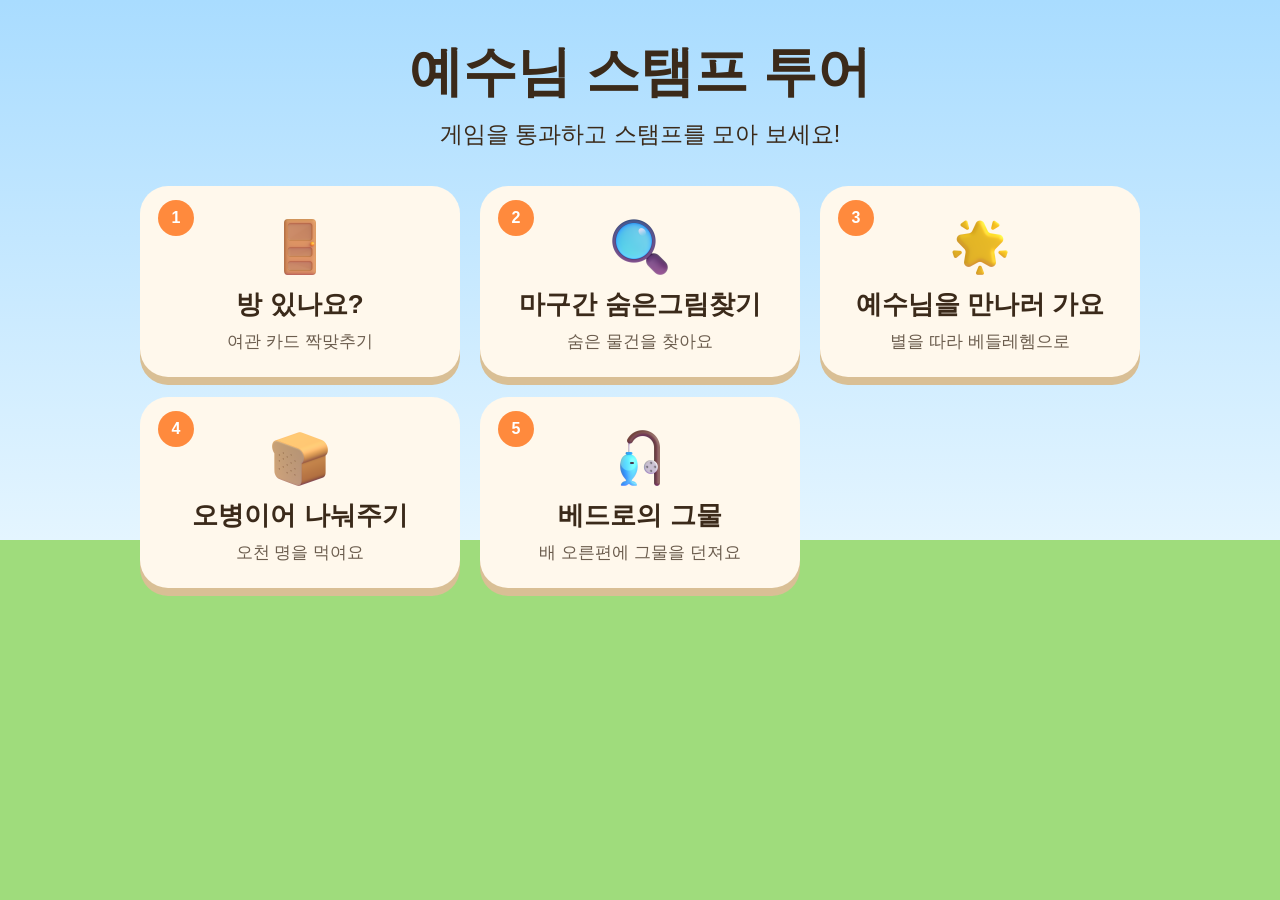
<file: index.html>
<!doctype html>
<html lang="ko">
<head>
  <meta charset="utf-8">
  <meta name="viewport" content="width=device-width, initial-scale=1, maximum-scale=1, user-scalable=no, viewport-fit=cover">
  <meta name="apple-mobile-web-app-capable" content="yes">
  <meta name="mobile-web-app-capable" content="yes">
  <title>예수님 스탬프 투어</title>
  <link rel="stylesheet" href="shared/common.css">
  <style>
    body {
      min-height: 100%;
      padding: calc(4vh + env(safe-area-inset-top)) 16px 4vh;
      background: linear-gradient(var(--sky-top), var(--sky-bottom) 60%, var(--grass) 60%);
      background-attachment: fixed;
      text-align: center;
    }

    h1 {
      font-size: clamp(32px, 6vh, 60px);
      font-weight: 900;
    }

    .subtitle {
      margin: 1vh 0 4vh;
      font-size: clamp(17px, 2.6vh, 26px);
    }

    .games {
      display: grid;
      grid-template-columns: repeat(auto-fit, minmax(260px, 1fr));
      gap: 20px;
      max-width: 1000px;
      margin: 0 auto;
    }

    .game {
      position: relative;
      display: flex;
      flex-direction: column;
      align-items: center;
      gap: 8px;
      padding: 24px 16px;
      border-radius: 28px;
      background: var(--cream);
      color: inherit;
      text-decoration: none;
      box-shadow: 0 8px 0 var(--sand-dark);
    }

    .game:active {
      transform: translateY(6px);
      box-shadow: 0 2px 0 var(--sand-dark);
    }

    .game .num {
      position: absolute;
      top: 14px;
      left: 18px;
      width: 36px;
      height: 36px;
      border-radius: 50%;
      background: var(--accent);
      color: #fff;
      font-weight: 900;
      line-height: 36px;
    }

    .game .icon {
      font-size: 64px;
      line-height: 1;
    }

    .game .name {
      font-size: 26px;
      font-weight: 900;
    }

    .game .desc {
      font-size: 17px;
      opacity: 0.75;
    }

    .game.soon {
      opacity: 0.55;
      pointer-events: none;
    }

    .game.soon .desc::after {
      content: ' · 준비 중';
      font-weight: 800;
    }
  </style>
</head>
<body>
  <h1>예수님 스탬프 투어</h1>
  <p class="subtitle">게임을 통과하고 스탬프를 모아 보세요!</p>

  <!-- 예수님의 생애 순서 -->
  <nav class="games">
    <a class="game" href="games/inn/index.html"><span class="num">1</span><span class="icon"><img class="sprite" src="assets/fluent/door.png" alt=""></span><span class="name">방 있나요?</span><span class="desc">여관 카드 짝맞추기</span></a>
    <a class="game" href="games/stable/index.html"><span class="num">2</span><span class="icon"><img class="sprite" src="assets/fluent/magnifier.png" alt=""></span><span class="name">마구간 숨은그림찾기</span><span class="desc">숨은 물건을 찾아요</span></a>
    <a class="game" href="games/star/index.html"><span class="num">3</span><span class="icon"><img class="sprite" src="assets/fluent/glowing-star.png" alt=""></span><span class="name">예수님을 만나러 가요</span><span class="desc">별을 따라 베들레헴으로</span></a>
    <a class="game" href="games/loaves/index.html"><span class="num">4</span><span class="icon"><img class="sprite" src="assets/fluent/bread.png" alt=""></span><span class="name">오병이어 나눠주기</span><span class="desc">오천 명을 먹여요</span></a>
    <a class="game" href="games/net/index.html"><span class="num">5</span><span class="icon"><img class="sprite" src="assets/fluent/fishing-pole.png" alt=""></span><span class="name">베드로의 그물</span><span class="desc">배 오른편에 그물을 던져요</span></a>
  </nav>
</body>
</html>
</file>
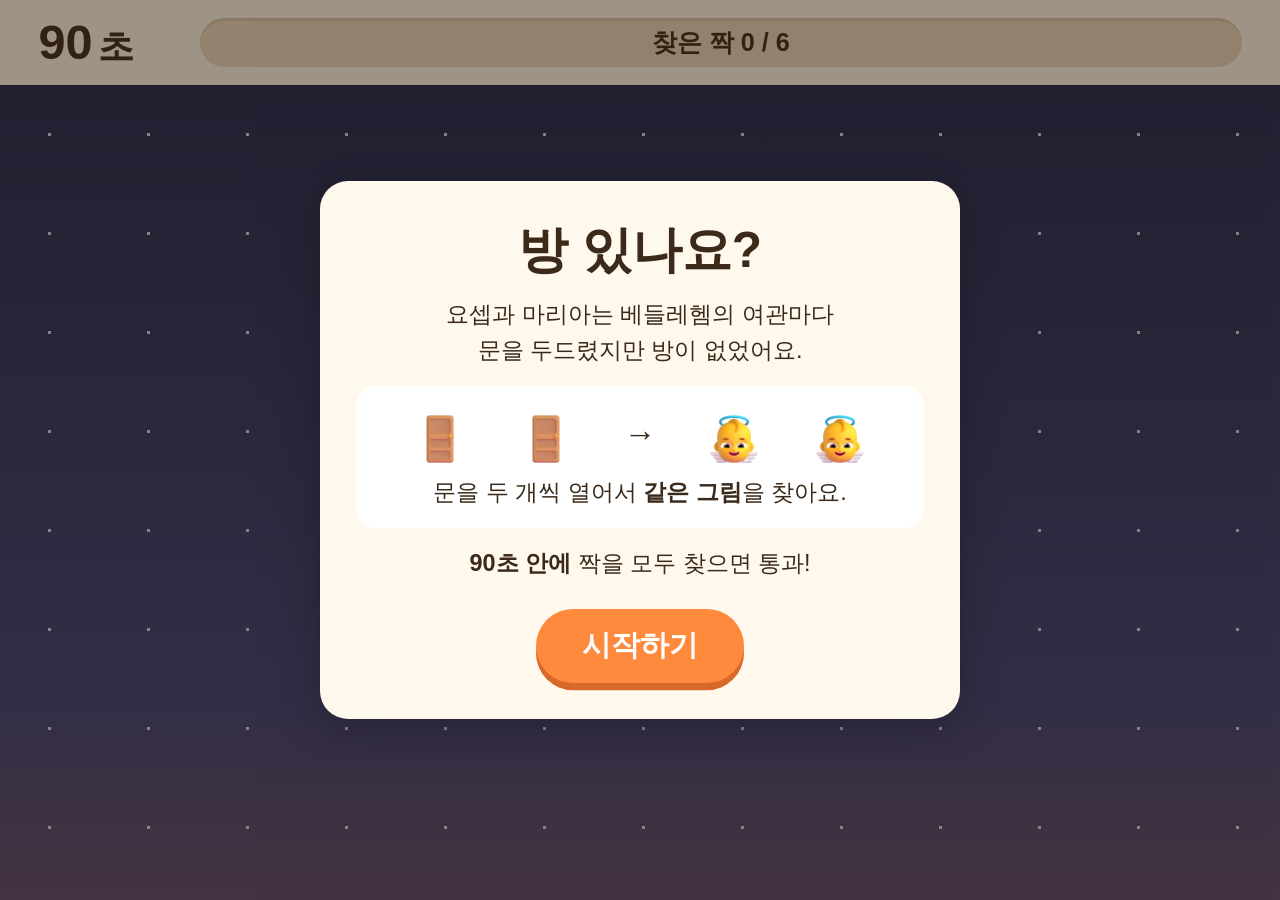
<file: games/inn/index.html>
<!doctype html>
<html lang="ko">
<head>
  <meta charset="utf-8">
  <meta name="viewport" content="width=device-width, initial-scale=1, maximum-scale=1, user-scalable=no, viewport-fit=cover">
  <meta name="apple-mobile-web-app-capable" content="yes">
  <meta name="mobile-web-app-capable" content="yes">
  <title>방 있나요?</title>
  <link rel="stylesheet" href="../../shared/common.css">
  <link rel="stylesheet" href="inn.css">
</head>
<body class="inn-game">
  <div class="app">
    <header class="hud">
      <div class="timer" id="timer"><span id="time">90</span>초</div>
      <div class="gauge">
        <div class="gauge-fill" id="gaugeFill"></div>
        <div class="gauge-text" id="gaugeText">찾은 짝 0 / 6</div>
      </div>
    </header>

    <main class="field" id="field">
      <div class="board" id="board"></div>

      <!-- 짝을 다 찾으면 열리는 마지막 문: 마구간 -->
      <div class="finale" id="finale" hidden>
        <div class="tile big">
          <div class="tile-inner">
            <div class="tile-back"><span data-asset="door"></span></div>
            <div class="tile-face">
              <div class="manger">
                <span data-asset="stable"></span>
                <span class="baby" data-asset="baby"></span>
              </div>
              <span class="tile-name">아기 예수님</span>
            </div>
          </div>
        </div>
      </div>
    </main>
  </div>

  <section class="overlay" id="intro">
    <div class="card">
      <h1>방 있나요?</h1>
      <p>요셉과 마리아는 베들레헴의 여관마다<br>문을 두드렸지만 방이 없었어요.</p>
      <div class="howto">
        <div class="howto-step">
          <span data-asset="door"></span><span data-asset="door"></span>
          <span class="howto-arrow">→</span>
          <span data-asset="angel"></span><span data-asset="angel"></span>
        </div>
        <p>문을 두 개씩 열어서 <b>같은 그림</b>을 찾아요.</p>
      </div>
      <p><b>90초 안에</b> 짝을 모두 찾으면 통과!</p>
      <div class="btn-row">
        <button class="btn" id="startBtn">시작하기</button>
      </div>
    </div>
  </section>

  <section class="overlay countdown" id="countdown" hidden>
    <div class="countdown-text">3</div>
  </section>

  <section class="overlay" id="result" hidden>
    <div class="card">
      <div class="result-win">
        <h1>통과!</h1>
        <div class="stamp">참<br>잘했어요</div>
        <div class="manger result-manger">
          <span data-asset="stable"></span>
          <span class="baby" data-asset="baby"></span>
        </div>
        <p>여관에는 방이 없었지만<br>아기 예수님은 <b>구유</b>에 누워 계셨어요.</p>
        <p class="verse">누가복음 2:7</p>
        <p class="stamp-guide">스탬프를 받으세요!</p>
      </div>
      <div class="result-lose">
        <h1>아쉬워요!</h1>
        <p>시간이 다 됐어요.<br><b id="pairCount">0</b>쌍을 찾았어요. 다시 도전해 볼까요?</p>
      </div>
      <div class="btn-row">
        <button class="btn" id="retryBtn">다시 하기</button>
        <a class="btn secondary" href="../../index.html">처음 화면</a>
      </div>
    </div>
  </section>

  <script src="../../shared/common.js"></script>
  <script src="inn.js"></script>
</body>
</html>
</file>
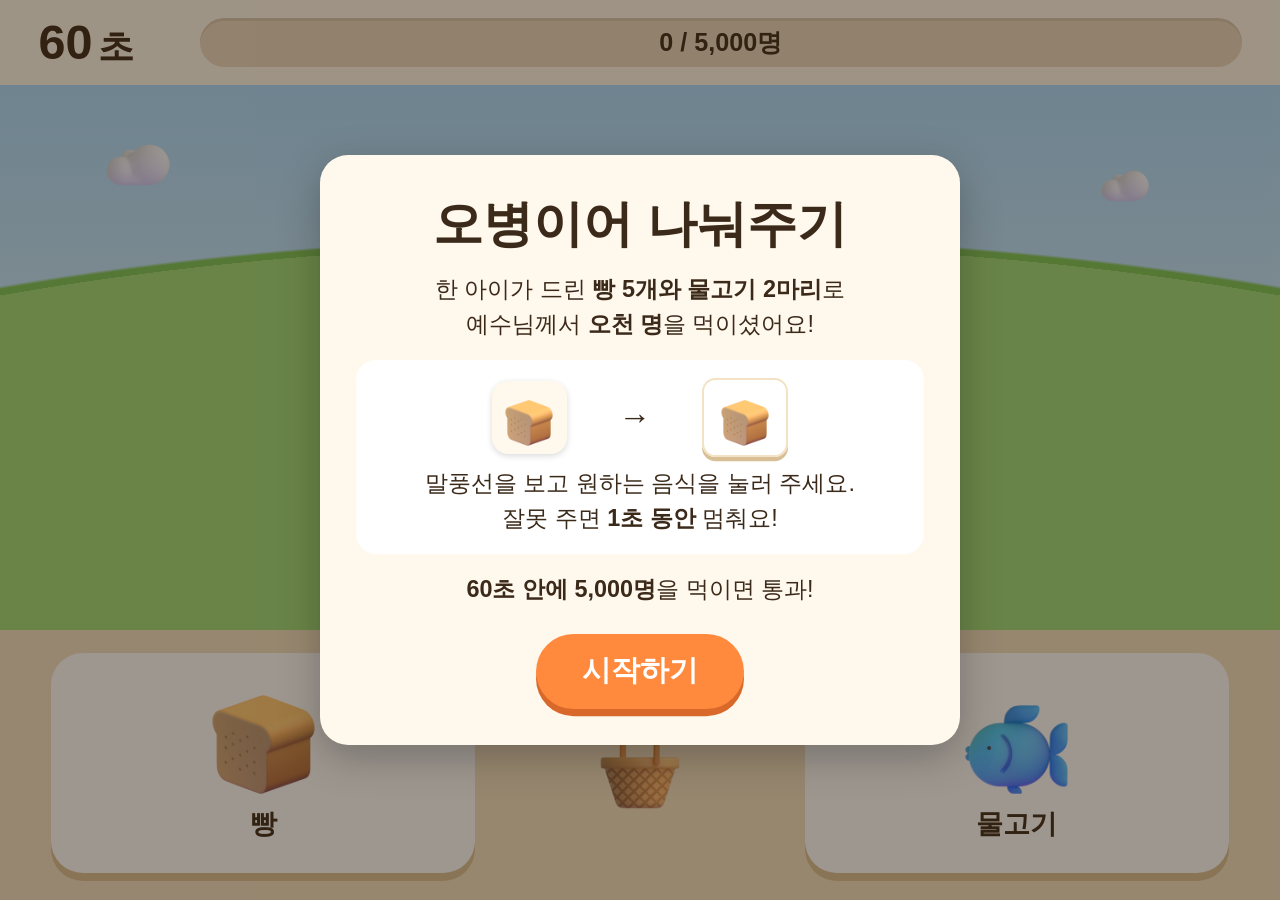
<file: games/loaves/index.html>
<!doctype html>
<html lang="ko">
<head>
  <meta charset="utf-8">
  <meta name="viewport" content="width=device-width, initial-scale=1, maximum-scale=1, user-scalable=no, viewport-fit=cover">
  <meta name="apple-mobile-web-app-capable" content="yes">
  <meta name="mobile-web-app-capable" content="yes">
  <title>오병이어 나눠주기</title>
  <link rel="stylesheet" href="../../shared/common.css">
  <link rel="stylesheet" href="loaves.css">
</head>
<body class="loaves">
  <div class="app">
    <header class="hud">
      <div class="timer" id="timer"><span id="time">60</span>초</div>
      <div class="gauge">
        <div class="gauge-fill" id="gaugeFill"></div>
        <div class="gauge-text" id="gaugeText">0 / 5,000명</div>
      </div>
    </header>

    <main class="field">
      <span class="cloud c1" data-asset="cloud"></span>
      <span class="cloud c2" data-asset="cloud"></span>
      <div class="crowd" id="crowd"></div>
      <div class="queue" id="queue"></div>
    </main>

    <footer class="controls" id="controls">
      <button class="give" id="giveBread" data-item="bread">
        <span data-asset="bread"></span>
        <span class="label">빵</span>
      </button>
      <span class="basket" data-asset="basket"></span>
      <button class="give" id="giveFish" data-item="fish">
        <span data-asset="fish"></span>
        <span class="label">물고기</span>
      </button>
      <div class="stun">
        <div><span data-asset="dizzy"></span> 앗! 잘못 줬어요</div>
        <div class="stun-bar"></div>
      </div>
    </footer>
  </div>

  <section class="overlay" id="intro">
    <div class="card">
      <h1>오병이어 나눠주기</h1>
      <p>한 아이가 드린 <b>빵 5개와 물고기 2마리</b>로<br>예수님께서 <b>오천 명</b>을 먹이셨어요!</p>
      <div class="howto">
        <div class="howto-step">
          <span class="howto-bubble" data-asset="bread"></span>
          <span class="howto-arrow">→</span>
          <span class="howto-key" data-asset="bread"></span>
        </div>
        <p>말풍선을 보고 원하는 음식을 눌러 주세요.<br>잘못 주면 <b>1초 동안</b> 멈춰요!</p>
      </div>
      <p><b>60초 안에 5,000명</b>을 먹이면 통과!</p>
      <div class="btn-row">
        <button class="btn" id="startBtn">시작하기</button>
      </div>
    </div>
  </section>

  <section class="overlay countdown" id="countdown" hidden>
    <div class="countdown-text">3</div>
  </section>

  <section class="overlay" id="result" hidden>
    <div class="card">
      <div class="result-win">
        <h1>통과!</h1>
        <div class="stamp">참<br>잘했어요</div>
        <div class="baskets" id="baskets"></div>
        <p>모두 배불리 먹고도<br><b>열두 바구니</b>가 남았어요!</p>
        <p class="verse">마가복음 6:42-43</p>
        <p class="stamp-guide">스탬프를 받으세요!</p>
      </div>
      <div class="result-lose">
        <h1>아쉬워요!</h1>
        <p><b id="servedCount">0</b>명에게 나눠 주었어요.<br>다시 도전해 볼까요?</p>
      </div>
      <div class="btn-row">
        <button class="btn" id="retryBtn">다시 하기</button>
        <a class="btn secondary" href="../../index.html">처음 화면</a>
      </div>
    </div>
  </section>

  <script src="../../shared/common.js"></script>
  <script src="loaves.js"></script>
</body>
</html>
</file>
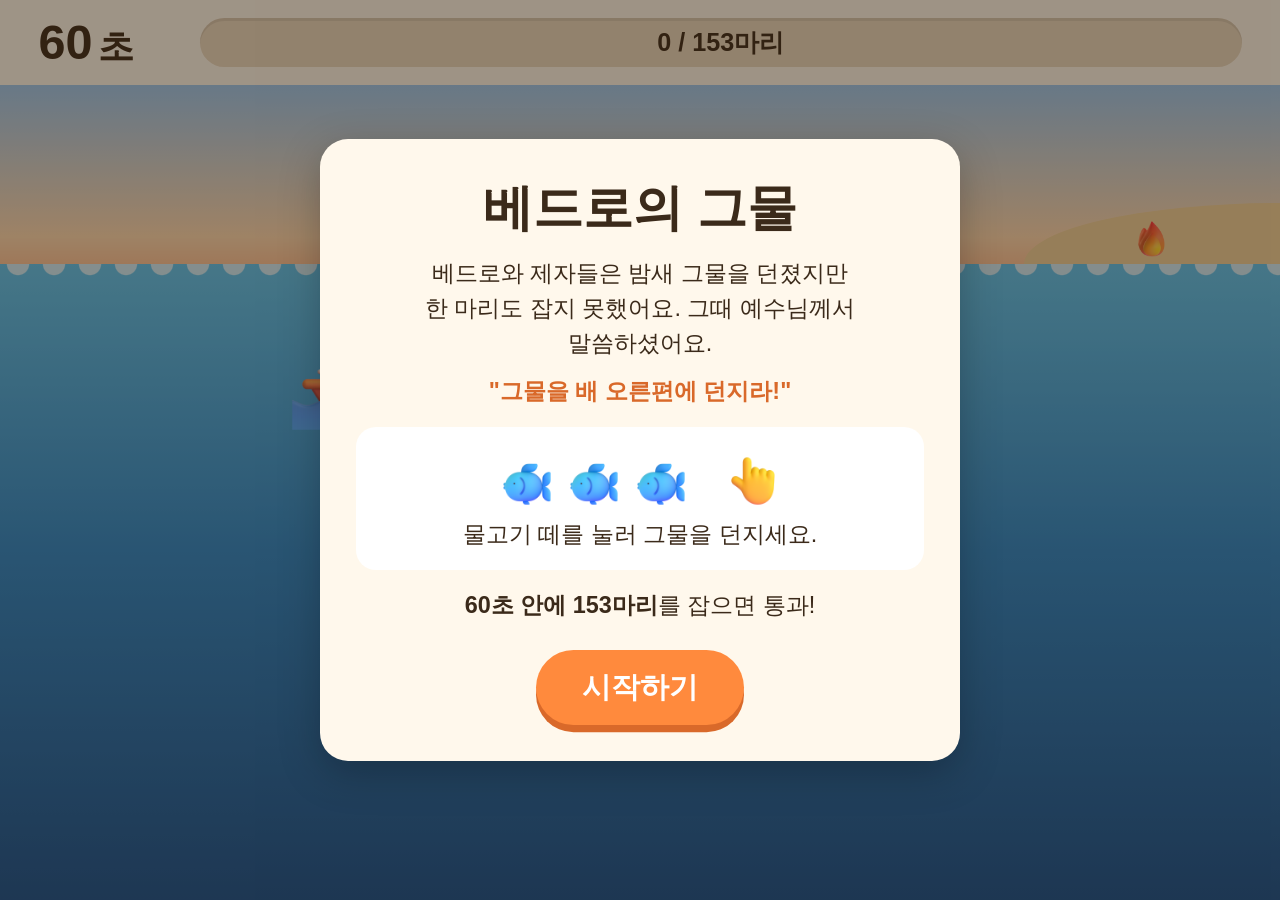
<file: games/net/index.html>
<!doctype html>
<html lang="ko">
<head>
  <meta charset="utf-8">
  <meta name="viewport" content="width=device-width, initial-scale=1, maximum-scale=1, user-scalable=no, viewport-fit=cover">
  <meta name="apple-mobile-web-app-capable" content="yes">
  <meta name="mobile-web-app-capable" content="yes">
  <title>베드로의 그물</title>
  <link rel="stylesheet" href="../../shared/common.css">
  <link rel="stylesheet" href="net.css">
</head>
<body class="net-game">
  <div class="app">
    <header class="hud">
      <div class="timer" id="timer"><span id="time">60</span>초</div>
      <div class="gauge">
        <div class="gauge-fill" id="gaugeFill"></div>
        <div class="gauge-text" id="gaugeText">0 / 153마리</div>
      </div>
    </header>

    <main class="scene">
      <div class="sky">
        <div class="sun"></div>
        <div class="shore"><span data-asset="fire"></span></div>
      </div>
      <div class="sea" id="sea">
        <div class="fish-layer" id="fishLayer"></div>
        <svg class="rope" id="rope"><line id="ropeLine"></line></svg>
        <div class="net" id="net"></div>
        <div class="boat" id="boat"><span data-asset="boat"></span></div>
        <div class="hint" id="hint" hidden></div>
      </div>
    </main>
  </div>

  <section class="overlay" id="intro">
    <div class="card">
      <h1>베드로의 그물</h1>
      <p>베드로와 제자들은 밤새 그물을 던졌지만<br>한 마리도 잡지 못했어요. 그때 예수님께서 말씀하셨어요.</p>
      <p class="quote">"그물을 배 오른편에 던지라!"</p>
      <div class="howto">
        <div class="howto-step">
          <span data-asset="fish"></span><span data-asset="fish"></span><span data-asset="fish"></span>
          <span class="howto-tap" data-asset="tap"></span>
        </div>
        <p>물고기 떼를 눌러 그물을 던지세요.</p>
      </div>
      <p><b>60초 안에 153마리</b>를 잡으면 통과!</p>
      <div class="btn-row">
        <button class="btn" id="startBtn">시작하기</button>
      </div>
    </div>
  </section>

  <section class="overlay countdown" id="countdown" hidden>
    <div class="countdown-text">3</div>
  </section>

  <section class="overlay" id="result" hidden>
    <div class="card">
      <div class="result-win">
        <h1>통과!</h1>
        <div class="stamp">참<br>잘했어요</div>
        <div class="breakfast">
          <span data-asset="fire"></span><span data-asset="fish"></span><span data-asset="bread"></span>
        </div>
        <p>물고기를 <b>153마리</b>나 잡았어요!<br>예수님께서 숯불에 생선과 빵을 구워 놓고<br>"와서 아침을 먹어라" 하셨어요.</p>
        <p class="verse">요한복음 21:6-12</p>
        <p class="stamp-guide">스탬프를 받으세요!</p>
      </div>
      <div class="result-lose">
        <h1>아쉬워요!</h1>
        <p><b id="caughtCount">0</b>마리 잡았어요.<br>다시 도전해 볼까요?</p>
      </div>
      <div class="btn-row">
        <button class="btn" id="retryBtn">다시 하기</button>
        <a class="btn secondary" href="../../index.html">처음 화면</a>
      </div>
    </div>
  </section>

  <script src="../../shared/common.js"></script>
  <script src="net.js"></script>
</body>
</html>
</file>
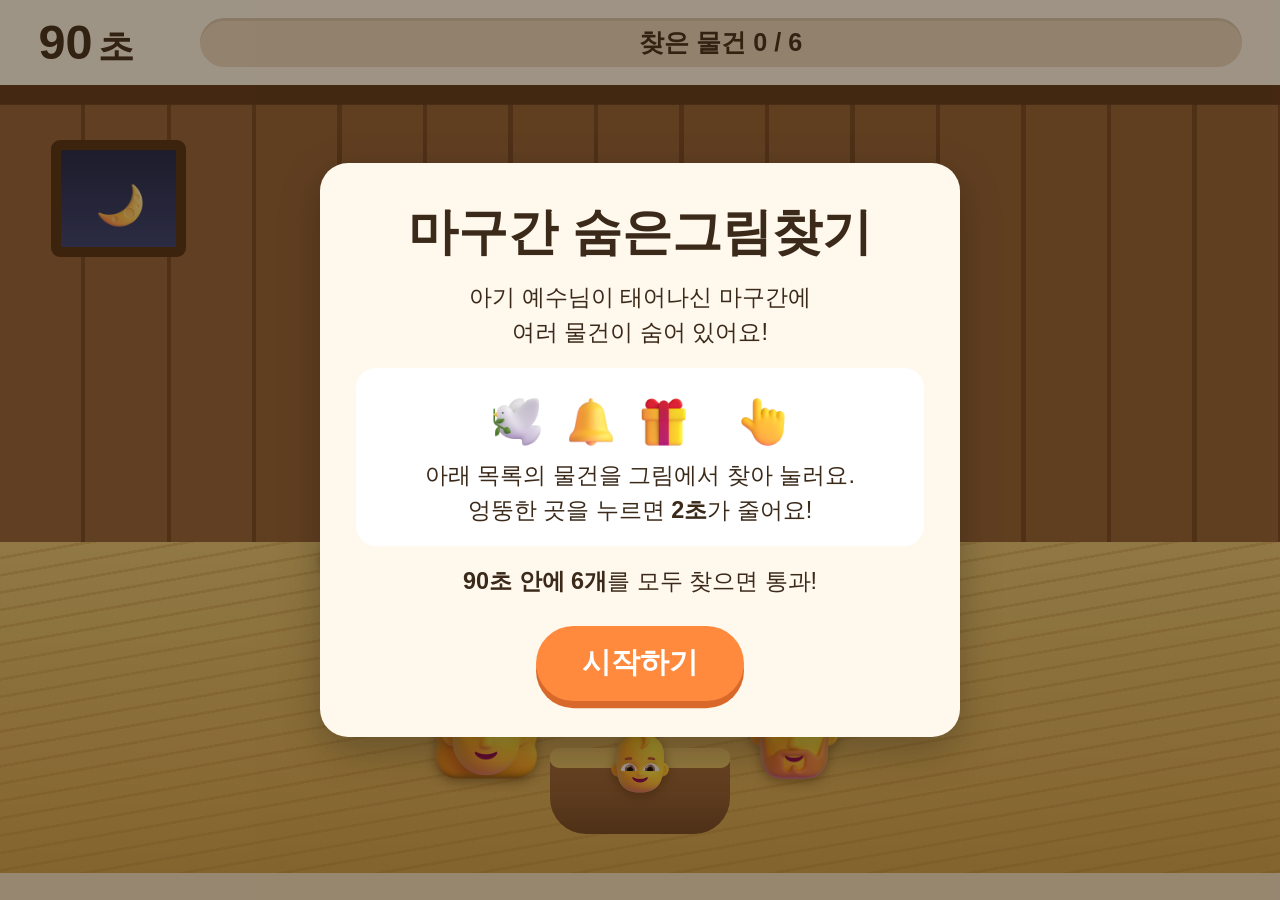
<file: games/stable/index.html>
<!doctype html>
<html lang="ko">
<head>
  <meta charset="utf-8">
  <meta name="viewport" content="width=device-width, initial-scale=1, maximum-scale=1, user-scalable=no, viewport-fit=cover">
  <meta name="apple-mobile-web-app-capable" content="yes">
  <meta name="mobile-web-app-capable" content="yes">
  <title>마구간 숨은그림찾기</title>
  <link rel="stylesheet" href="../../shared/common.css">
  <link rel="stylesheet" href="stable.css">
</head>
<body class="stable-game">
  <div class="app">
    <header class="hud">
      <div class="timer" id="timer"><span id="time">90</span>초</div>
      <div class="gauge">
        <div class="gauge-fill" id="gaugeFill"></div>
        <div class="gauge-text" id="gaugeText">찾은 물건 0 / 6</div>
      </div>
    </header>

    <main class="scene" id="scene">
      <div class="window"><span data-asset="moon"></span></div>
      <div class="floor"></div>

      <!-- 가운데: 구유의 아기 예수님과 가족, 동물들 (숨은 물건은 이 자리를 피해서 놓인다) -->
      <div class="holy">
        <span class="cow" data-asset="cow"></span>
        <span class="sheep" data-asset="sheep"></span>
        <span class="mary" data-asset="mary"></span>
        <span class="joseph" data-asset="joseph"></span>
        <div class="manger"><span class="baby" data-asset="baby"></span></div>
      </div>

      <div class="props" id="props"></div>
    </main>

    <footer class="wants" id="wants"></footer>
  </div>

  <section class="overlay" id="intro">
    <div class="card">
      <h1>마구간 숨은그림찾기</h1>
      <p>아기 예수님이 태어나신 마구간에<br>여러 물건이 숨어 있어요!</p>
      <div class="howto">
        <div class="howto-step">
          <span data-asset="dove"></span><span data-asset="bell"></span><span data-asset="gift"></span>
          <span class="howto-tap" data-asset="tap"></span>
        </div>
        <p>아래 목록의 물건을 그림에서 찾아 눌러요.<br>엉뚱한 곳을 누르면 <b>2초</b>가 줄어요!</p>
      </div>
      <p><b>90초 안에 6개</b>를 모두 찾으면 통과!</p>
      <div class="btn-row">
        <button class="btn" id="startBtn">시작하기</button>
      </div>
    </div>
  </section>

  <section class="overlay countdown" id="countdown" hidden>
    <div class="countdown-text">3</div>
  </section>

  <section class="overlay" id="result" hidden>
    <div class="card">
      <div class="result-win">
        <h1>통과!</h1>
        <div class="stamp">참<br>잘했어요</div>
        <div class="result-manger"><span data-asset="baby"></span></div>
        <p>목자들이 서둘러 가서<br>구유에 누운 <b>아기 예수님</b>을 찾았어요!</p>
        <p class="verse">누가복음 2:16</p>
        <p class="stamp-guide">스탬프를 받으세요!</p>
      </div>
      <div class="result-lose">
        <h1>아쉬워요!</h1>
        <p>시간이 다 됐어요.<br><b id="foundCount">0</b>개를 찾았어요. 다시 도전해 볼까요?</p>
      </div>
      <div class="btn-row">
        <button class="btn" id="retryBtn">다시 하기</button>
        <a class="btn secondary" href="../../index.html">처음 화면</a>
      </div>
    </div>
  </section>

  <script src="../../shared/common.js"></script>
  <script src="stable.js"></script>
</body>
</html>
</file>
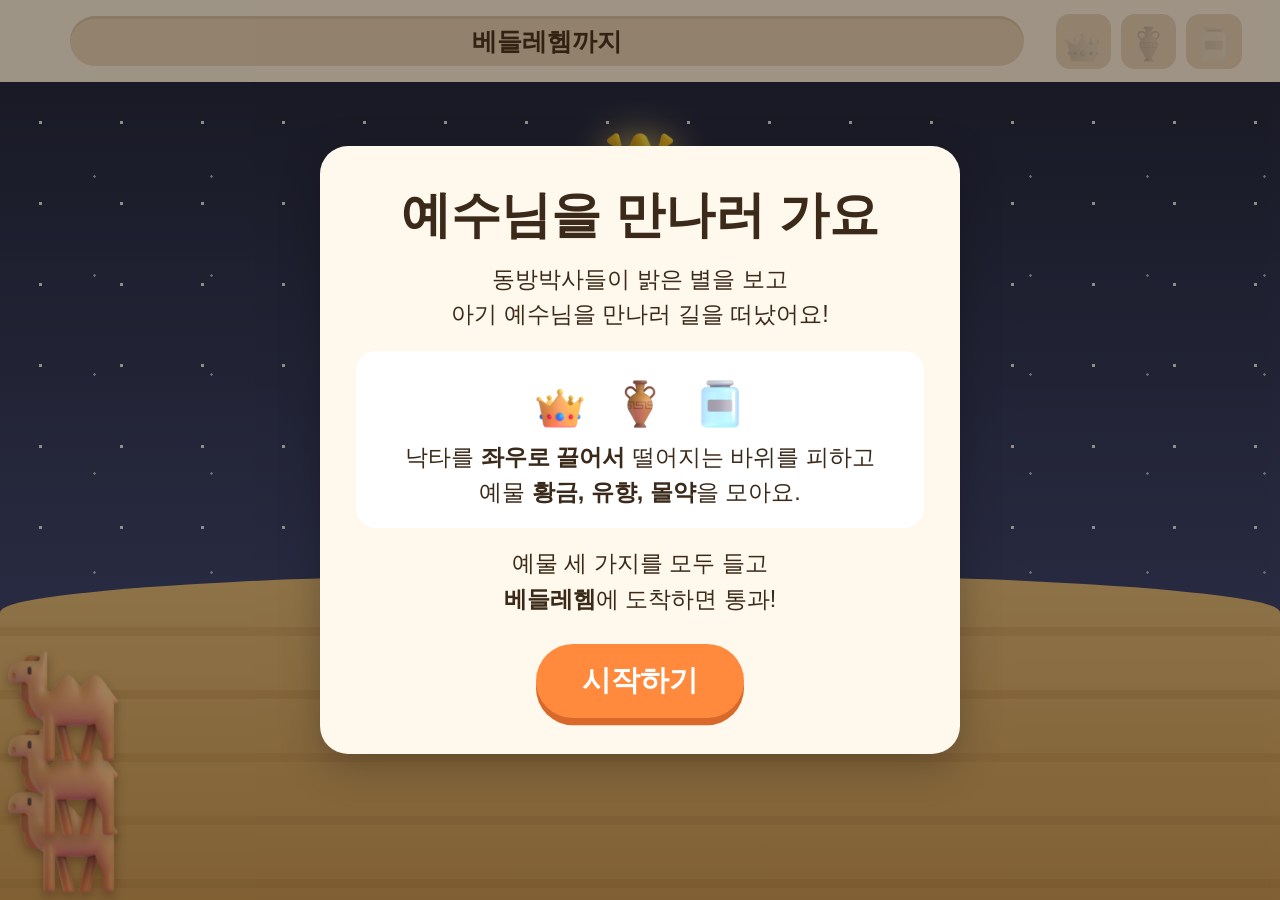
<file: games/star/index.html>
<!doctype html>
<html lang="ko">
<head>
  <meta charset="utf-8">
  <meta name="viewport" content="width=device-width, initial-scale=1, maximum-scale=1, user-scalable=no, viewport-fit=cover">
  <meta name="apple-mobile-web-app-capable" content="yes">
  <meta name="mobile-web-app-capable" content="yes">
  <title>예수님을 만나러 가요</title>
  <link rel="stylesheet" href="../../shared/common.css">
  <link rel="stylesheet" href="star.css">
</head>
<body class="star-game">
  <div class="app">
    <header class="hud">
      <div class="hearts" id="hearts"></div>
      <div class="gauge">
        <div class="gauge-fill" id="gaugeFill"></div>
        <div class="gauge-text">베들레헴까지</div>
      </div>
      <div class="gift-slots">
        <span class="slot" data-gift="gold"><span data-asset="gold"></span></span>
        <span class="slot" data-gift="incense"><span data-asset="incense"></span></span>
        <span class="slot" data-gift="myrrh"><span data-asset="myrrh"></span></span>
      </div>
    </header>

    <main class="field" id="field">
      <div class="sand"></div>
      <span class="guide-star" data-asset="star"></span>
      <div class="stable" id="stable">
        <span data-asset="stable"></span>
        <span class="baby" data-asset="baby"></span>
      </div>
      <div class="items" id="items"></div>
      <div class="camel follower" id="follower2"><span data-asset="camel"></span></div>
      <div class="camel follower" id="follower1"><span data-asset="camel"></span></div>
      <div class="camel lead" id="lead"><span data-asset="camel"></span></div>
      <div class="drag-hint" id="dragHint" hidden>👆 좌우로 끌어서 움직여요</div>
    </main>
  </div>

  <section class="overlay" id="intro">
    <div class="card">
      <h1>예수님을 만나러 가요</h1>
      <p>동방박사들이 밝은 별을 보고<br>아기 예수님을 만나러 길을 떠났어요!</p>
      <div class="howto">
        <div class="howto-step">
          <span data-asset="gold"></span><span data-asset="incense"></span><span data-asset="myrrh"></span>
        </div>
        <p>낙타를 <b>좌우로 끌어서</b> 떨어지는 바위를 피하고<br>예물 <b>황금, 유향, 몰약</b>을 모아요.</p>
      </div>
      <p>예물 세 가지를 모두 들고<br><b>베들레헴</b>에 도착하면 통과!</p>
      <div class="btn-row">
        <button class="btn" id="startBtn">시작하기</button>
      </div>
    </div>
  </section>

  <section class="overlay countdown" id="countdown" hidden>
    <div class="countdown-text">3</div>
  </section>

  <section class="overlay" id="result" hidden>
    <div class="card">
      <div class="result-win">
        <h1>예수님을 만났어요!</h1>
        <div class="stamp">참<br>잘했어요</div>
        <div class="offering">
          <span data-asset="gold"></span><span data-asset="incense"></span><span data-asset="myrrh"></span>
        </div>
        <p>별을 따라 베들레헴에 도착해서<br>아기 예수님께 <b>황금, 유향, 몰약</b>을 드렸어요.</p>
        <p class="verse">마태복음 2:10-11</p>
        <p class="stamp-guide">스탬프를 받으세요!</p>
      </div>
      <div class="result-lose">
        <h1>아쉬워요!</h1>
        <p id="loseText"></p>
      </div>
      <div class="btn-row">
        <button class="btn" id="retryBtn">다시 하기</button>
        <a class="btn secondary" href="../../index.html">처음 화면</a>
      </div>
    </div>
  </section>

  <script src="../../shared/common.js"></script>
  <script src="star.js"></script>
</body>
</html>
</file>
<file: shared/common.css>
:root {
  --ink: #3b2a1a;
  --cream: #fff8ec;
  --sand: #f3e2c4;
  --sand-dark: #d9bf95;
  --accent: #ff8a3d;
  --accent-dark: #d9692a;
  --red: #e5484d;
  --gold: #ffc93c;
  --sky-top: #a9dcff;
  --sky-bottom: #e4f5ff;
  --grass: #9fdc7c;
  --grass-dark: #7cc65a;
}

* {
  box-sizing: border-box;
  margin: 0;
  padding: 0;
}

html,
body {
  height: 100%;
}

body {
  font-family: -apple-system, BlinkMacSystemFont, 'Apple SD Gothic Neo', 'Noto Sans KR', sans-serif;
  color: var(--ink);
  background: var(--cream);
  -webkit-user-select: none;
  user-select: none;
  -webkit-touch-callout: none;
  -webkit-tap-highlight-color: transparent;
  touch-action: manipulation;
  overscroll-behavior: none;
}

.sprite {
  display: inline-block;
  line-height: 1;
}

img.sprite {
  width: 1em;
  height: 1em;
  object-fit: contain;
  vertical-align: middle;
}

/* 버튼 */
.btn {
  display: inline-block;
  font: inherit;
  font-weight: 800;
  font-size: clamp(20px, 3.2vh, 32px);
  padding: 0.6em 1.6em;
  border: 0;
  border-radius: 999px;
  background: var(--accent);
  color: #fff;
  box-shadow: 0 0.25em 0 var(--accent-dark);
  text-decoration: none;
  cursor: pointer;
}

.btn:active,
.btn.pressed {
  transform: translateY(0.15em);
  box-shadow: 0 0.1em 0 var(--accent-dark);
}

.btn.secondary {
  background: #fff;
  color: var(--ink);
  box-shadow: 0 0.25em 0 var(--sand-dark);
}

.btn-row {
  display: flex;
  gap: 16px;
  justify-content: center;
  flex-wrap: wrap;
  margin-top: 3vh;
}

.app {
  display: flex;
  flex-direction: column;
  height: 100vh;
  height: 100dvh;
}

/* 게임 화면 위쪽: 남은 시간과 게이지 */

.hud {
  display: flex;
  align-items: center;
  gap: 2.5vw;
  padding: calc(1.5vh + env(safe-area-inset-top)) 3vw 1.5vh;
  background: var(--cream);
}

.timer {
  display: flex;
  align-items: baseline;
  gap: 0.15em;
  min-width: 3.6em;
  font-size: clamp(22px, 4vh, 44px);
  font-weight: 900;
}

.timer #time {
  font-size: 1.35em;
  font-variant-numeric: tabular-nums;
}

.timer.hurry {
  color: var(--red);
  animation: pulse 0.5s ease-in-out infinite alternate;
}

.gauge {
  position: relative;
  flex: 1;
  height: clamp(34px, 5.5vh, 58px);
  border-radius: 999px;
  background: #ead9c0;
  box-shadow: inset 0 3px 0 rgba(0, 0, 0, 0.08);
  overflow: hidden;
}

.gauge-fill {
  position: absolute;
  inset: 0 auto 0 0;
  width: 0;
  border-radius: 999px;
  background: linear-gradient(90deg, var(--gold), var(--accent));
  transition: width 0.25s ease-out;
}

.gauge-text {
  position: relative;
  display: flex;
  align-items: center;
  justify-content: center;
  height: 100%;
  font-size: clamp(16px, 2.8vh, 28px);
  font-weight: 900;
  font-variant-numeric: tabular-nums;
}

/* 시작 안내창의 '하는 방법' 상자 */

.howto {
  margin: 2vh 0;
  padding: 2vh 3vw;
  border-radius: 20px;
  background: #fff;
}

.howto-step {
  display: flex;
  align-items: center;
  justify-content: center;
  gap: 4vw;
  margin-bottom: 1vh;
  font-size: clamp(34px, 6vh, 60px);
}

/* 결과창: #result 에 .won 이 붙으면 통과 화면 */
#result .result-win,
#result.won .result-lose {
  display: none;
}

#result.won .result-win {
  display: block;
}

.stamp-guide {
  margin-top: 1vh;
  color: var(--red);
  font-weight: 900;
}

@keyframes pulse {
  to {
    transform: scale(1.1);
  }
}

/* 시작/결과 안내창 */
.overlay {
  position: fixed;
  inset: 0;
  z-index: 100;
  display: flex;
  align-items: center;
  justify-content: center;
  padding: 16px;
  background: rgba(40, 25, 10, 0.45);
}

.overlay[hidden] {
  display: none;
}

.card {
  width: 100%;
  max-width: 640px;
  max-height: 100%;
  overflow: auto;
  padding: clamp(20px, 4vh, 44px);
  border-radius: 28px;
  background: var(--cream);
  text-align: center;
  box-shadow: 0 12px 40px rgba(0, 0, 0, 0.25);
  animation: pop-in 0.3s ease-out;
}

.card h1 {
  font-size: clamp(30px, 5.5vh, 56px);
  font-weight: 900;
  margin-bottom: 1.5vh;
}

.card p {
  font-size: clamp(17px, 2.6vh, 26px);
  line-height: 1.5;
  word-break: keep-all;
}

.verse {
  margin-top: 1.5vh;
  font-size: clamp(14px, 2vh, 20px);
  opacity: 0.7;
}

/* 통과 도장: 진행 요원이 멀리서도 알아볼 수 있게 크게 */
.stamp {
  display: inline-flex;
  align-items: center;
  justify-content: center;
  width: clamp(130px, 22vh, 220px);
  height: clamp(130px, 22vh, 220px);
  margin: 1vh 0 2vh;
  border: 0.12em solid var(--red);
  border-radius: 50%;
  color: var(--red);
  font-size: clamp(26px, 4.4vh, 44px);
  font-weight: 900;
  line-height: 1.15;
  transform: rotate(-12deg);
  animation: stamp-in 0.4s cubic-bezier(0.3, 1.6, 0.6, 1) both;
}

/* 3, 2, 1, 시작! */
.countdown {
  background: rgba(40, 25, 10, 0.25);
}

.countdown-text {
  color: #fff;
  font-size: clamp(90px, 22vh, 220px);
  font-weight: 900;
  text-shadow: 0 6px 0 var(--accent-dark), 0 10px 30px rgba(0, 0, 0, 0.3);
}

.countdown-text.pop {
  animation: count-pop 0.5s ease-out;
}

@keyframes count-pop {
  from {
    transform: scale(1.8);
    opacity: 0;
  }
}

@keyframes pop-in {
  from {
    transform: scale(0.85);
    opacity: 0;
  }
}

@keyframes stamp-in {
  from {
    transform: rotate(-12deg) scale(2.2);
    opacity: 0;
  }
}
</file>
<file: games/inn/inn.css>
body.inn-game {
  overflow: hidden;
}

/* ---------- 베들레헴의 밤거리 ---------- */

.field {
  position: relative;
  display: flex;
  flex: 1;
  align-items: center;
  justify-content: center;
  overflow: hidden;
  background:
    radial-gradient(circle, rgba(255, 255, 255, 0.8) 0 1.5px, transparent 2px) 0 0 / 11vmin 11vmin,
    linear-gradient(#1b2550, #3a3f78 75%, #5a4a6e);
}

.board {
  display: grid;
  gap: var(--gap);
  transition: opacity 0.4s, transform 0.4s;
}

.board.done {
  opacity: 0;
  transform: scale(0.9);
}

/* ---------- 카드(여관 문) ---------- */

.tile {
  width: var(--tile-w);
  height: calc(var(--tile-w) * 4 / 3);
  padding: 0;
  border: 0;
  background: none;
  font: inherit;
  color: var(--ink);
  perspective: 900px;
  cursor: pointer;
}

.tile-inner {
  position: relative;
  width: 100%;
  height: 100%;
  transform-style: preserve-3d;
  transition: transform 0.35s ease-out;
}

.tile.open .tile-inner,
.tile.matched .tile-inner {
  transform: rotateY(180deg);
}

.tile-back,
.tile-face {
  position: absolute;
  inset: 0;
  display: flex;
  flex-direction: column;
  align-items: center;
  justify-content: center;
  border-radius: 12% / 9%;
  -webkit-backface-visibility: hidden;
  backface-visibility: hidden;
}

/* 뒷면: 나무 문에 '여관' 간판 */
.tile-back {
  border: calc(var(--tile-w) * 0.04) solid #5a3214;
  background: linear-gradient(#b0733f, #7a4521);
  font-size: calc(var(--tile-w) * 0.5);
  box-shadow: 0 calc(var(--tile-w) * 0.04) 0 rgba(0, 0, 0, 0.35);
}

.tile-back::before {
  content: '여관';
  position: absolute;
  top: 7%;
  padding: 0.1em 0.5em;
  border-radius: 0.3em;
  background: #f3dca8;
  color: #5a3214;
  font-size: calc(var(--tile-w) * 0.12);
  font-weight: 900;
}

.tile-face {
  gap: 4%;
  background: var(--cream);
  font-size: calc(var(--tile-w) * 0.5);
  box-shadow: 0 calc(var(--tile-w) * 0.04) 0 rgba(0, 0, 0, 0.25);
  transform: rotateY(180deg);
}

.tile-name {
  font-size: calc(var(--tile-w) * 0.14);
  font-weight: 900;
  white-space: nowrap;
}

.tile.matched .tile-face {
  background: #fff3c4;
  box-shadow: 0 0 0 calc(var(--tile-w) * 0.035) var(--gold), 0 0 calc(var(--tile-w) * 0.15) rgba(255, 201, 60, 0.7);
  animation: matched 0.4s ease-out 0.3s;
}

/* 짝이 틀린 두 카드에 잠깐 붙는 표시 */
.tile.nope .tile-face::before {
  content: '방이 없어요!';
  position: absolute;
  top: 6%;
  padding: 0.15em 0.5em;
  border-radius: 999px;
  background: var(--red);
  color: #fff;
  font-size: calc(var(--tile-w) * 0.1);
  font-weight: 900;
  white-space: nowrap;
}

/* ---------- 마지막 문 ---------- */

.finale {
  position: absolute;
  inset: 0;
  display: flex;
  align-items: center;
  justify-content: center;
  --tile-w: min(36vh, 50vw);
}

.finale[hidden] {
  display: none;
}

.finale .tile {
  animation: pop-in 0.4s ease-out;
}

.finale .tile-face {
  background: #fff3c4;
  box-shadow: 0 0 calc(var(--tile-w) * 0.2) rgba(255, 220, 120, 0.9);
}

/* 마구간 안에 누운 아기 예수님 */
.manger {
  position: relative;
  line-height: 1;
}

.manger .baby {
  position: absolute;
  left: 50%;
  bottom: 4%;
  font-size: 0.38em;
  transform: translateX(-50%);
}

.result-manger {
  margin-bottom: 1.5vh;
  font-size: clamp(56px, 10vh, 100px);
}

/* ---------- 안내창 ---------- */

.howto-arrow {
  font-size: 0.6em;
  font-weight: 900;
}

@keyframes matched {
  50% {
    transform: rotateY(180deg) scale(1.08);
  }
}
</file>
<file: games/loaves/loaves.css>
body.loaves {
  overflow: hidden;
}

/* ---------- 가운데: 언덕과 줄 선 사람들 ---------- */

.field {
  position: relative;
  flex: 1;
  overflow: hidden;
  background:
    radial-gradient(ellipse 140% 100% at 50% 100%, var(--grass) 0 71%, var(--grass-dark) 71% 72%, transparent 72.5%),
    linear-gradient(var(--sky-top), var(--sky-bottom));
}

.cloud {
  position: absolute;
  font-size: clamp(40px, 8vh, 90px);
  opacity: 0.9;
}

.cloud.c1 {
  top: 6%;
  left: 8%;
}

.cloud.c2 {
  top: 12%;
  right: 10%;
  font-size: clamp(30px, 6vh, 70px);
}

.crowd,
.queue {
  position: absolute;
  inset: 0;
  pointer-events: none;
}

.sitter {
  position: absolute;
  font-size: clamp(22px, 4.5vh, 44px);
  animation: sit-in 0.35s ease-out both;
}

.person {
  position: absolute;
  left: 50%;
  font-size: min(22vh, 26vw);
  transform-origin: 50% 100%;
  transition: bottom 0.28s ease-out, transform 0.28s ease-out, opacity 0.28s;
}

.person .face {
  line-height: 1;
}

/* 원하는 음식 말풍선: 앞사람에게만 보인다 */
.bubble {
  position: absolute;
  left: 78%;
  bottom: 70%;
  padding: 0.15em 0.2em;
  border-radius: 0.35em;
  background: #fff;
  font-size: 0.5em;
  box-shadow: 0 0.06em 0.15em rgba(0, 0, 0, 0.2);
  opacity: 0;
  transform: scale(0.6);
  transform-origin: 0 100%;
  transition: opacity 0.15s, transform 0.15s;
}

.bubble::after {
  content: '';
  position: absolute;
  left: 0.12em;
  bottom: -0.2em;
  border: 0.12em solid transparent;
  border-top-color: #fff;
  border-left-color: #fff;
}

.person.is-front .bubble,
.person.leaving .bubble {
  opacity: 1;
  transform: scale(1);
}

.bubble.shake {
  animation: shake 0.4s;
}

/* ---------- 아래쪽: 빵과 물고기 버튼 ---------- */

.controls {
  position: relative;
  display: flex;
  align-items: center;
  justify-content: space-between;
  gap: 3vw;
  height: 30vh;
  padding: 2.5vh 4vw calc(3vh + env(safe-area-inset-bottom));
  background: var(--sand);
}

.give {
  display: flex;
  flex: 0 1 36%;
  flex-direction: column;
  align-items: center;
  justify-content: center;
  gap: 0.5vh;
  height: 100%;
  border: 0;
  border-radius: 32px;
  background: #fff;
  color: var(--ink);
  font: inherit;
  box-shadow: 0 8px 0 var(--sand-dark);
  cursor: pointer;
}

.give .sprite {
  font-size: min(13vh, 18vw);
}

.give .label {
  font-size: clamp(18px, 3vh, 32px);
  font-weight: 900;
}

.give:active,
.give.pressed {
  transform: translateY(6px);
  box-shadow: 0 2px 0 var(--sand-dark);
}

.basket {
  font-size: min(10vh, 12vw);
}

/* 잘못 줬을 때 1초 동안 버튼을 덮는 화면 */
.stun {
  position: absolute;
  inset: 0;
  display: none;
  flex-direction: column;
  align-items: center;
  justify-content: center;
  gap: 2vh;
  background: rgba(70, 60, 50, 0.6);
  color: #fff;
  font-size: clamp(24px, 4.5vh, 46px);
  font-weight: 900;
}

.controls.stunned .stun {
  display: flex;
}

.controls.stunned .give {
  filter: grayscale(1);
}

.stun-bar {
  width: 40%;
  height: 12px;
  border-radius: 99px;
  background: #fff;
  transform-origin: left;
}

.controls.stunned .stun-bar {
  animation: drain var(--stun-ms) linear forwards;
}

/* ---------- 안내창 ---------- */

.howto-bubble {
  padding: 0.1em 0.2em;
  border-radius: 0.3em;
  background: var(--cream);
  box-shadow: 0 2px 6px rgba(0, 0, 0, 0.15);
}

.howto-arrow {
  font-size: 0.6em;
  font-weight: 900;
}

.howto-key {
  padding: 0.15em 0.3em;
  border-radius: 0.25em;
  background: #fff;
  box-shadow: 0 0.08em 0 var(--sand-dark), 0 0 0 2px var(--sand) inset;
}

.baskets {
  display: grid;
  grid-template-columns: repeat(6, auto);
  justify-content: center;
  gap: 4px 8px;
  margin: 0 auto 1.5vh;
  font-size: clamp(28px, 5vh, 46px);
}

.baskets .sprite {
  animation: sit-in 0.3s ease-out both;
}

@keyframes shake {
  0%, 100% { transform: translateX(0) scale(1); }
  20% { transform: translateX(-0.12em) scale(1.15); }
  40% { transform: translateX(0.12em) scale(1.15); }
  60% { transform: translateX(-0.08em) scale(1.1); }
  80% { transform: translateX(0.08em) scale(1.05); }
}

@keyframes sit-in {
  from {
    transform: translateY(30%) scale(0.3);
    opacity: 0;
  }
}

@keyframes drain {
  to {
    transform: scaleX(0);
  }
}
</file>
<file: games/net/net.css>
body.net-game {
  overflow: hidden;
}

/* ---------- 새벽 하늘과 물가 ---------- */

.scene {
  position: relative;
  display: flex;
  flex: 1;
  flex-direction: column;
  overflow: hidden;
}

.sky {
  position: relative;
  height: 22%;
  background: linear-gradient(#9cc7ee, #ffd9b0 85%, #ffc59a);
}

.sun {
  position: absolute;
  left: 55%;
  bottom: -6vmin;
  width: 16vmin;
  height: 16vmin;
  border-radius: 50%;
  background: radial-gradient(#fff3c4, #ffc670 60%, rgba(255, 198, 112, 0) 71%);
}

/* 오른쪽 멀리 보이는 물가: 예수님이 숯불을 피워 두신 곳 */
.shore {
  position: absolute;
  right: 0;
  bottom: 0;
  display: flex;
  align-items: flex-end;
  justify-content: center;
  width: 20%;
  height: 34%;
  padding-bottom: 0.5vmin;
  border-top-left-radius: 100% 100%;
  background: #f1d29b;
  font-size: 4.5vmin;
}

/* ---------- 바다 ---------- */

.sea {
  position: relative;
  flex: 1;
  background: linear-gradient(#5ec4ef, #2a86c9 45%, #15508f);
}

.sea::before {
  content: '';
  position: absolute;
  inset: 0 0 auto;
  height: 1.6vmin;
  background: radial-gradient(circle at 50% 0, rgba(255, 255, 255, 0.7) 0 45%, transparent 50%) 0 0 / 4vmin 100% repeat-x;
}

.fish-layer {
  position: absolute;
  inset: 0;
  pointer-events: none;
}

.fish {
  position: absolute;
  left: 0;
  top: 0;
  font-size: 7vmin;
  will-change: transform;
}

.fish.hauled {
  opacity: 0;
  transition: transform 0.45s ease-in, opacity 0.45s ease-in;
}

.boat {
  position: absolute;
  left: var(--boat-x);
  top: 0;
  z-index: 2;
  font-size: 18vmin;
  line-height: 1;
  pointer-events: none;
  animation: bob 2.4s ease-in-out infinite alternate;
}

.hint {
  position: absolute;
  left: calc(var(--boat-x) + 9vmin);
  top: 3vmin;
  z-index: 3;
  padding: 0.4em 0.8em;
  border-radius: 999px;
  background: #fff;
  font-size: clamp(20px, 3.6vh, 36px);
  font-weight: 900;
  white-space: nowrap;
  box-shadow: 0 4px 12px rgba(0, 0, 0, 0.2);
  pointer-events: none;
  animation: nudge 0.6s ease-in-out infinite alternate;
}

.hint[hidden] {
  display: none;
}

/* ---------- 그물과 밧줄 ---------- */

.net {
  position: absolute;
  z-index: 1;
  border: 0.6vmin solid #f5e6c8;
  border-radius: 50%;
  background:
    repeating-linear-gradient(45deg, rgba(255, 255, 255, 0.7) 0 2px, transparent 2px 2.2vmin),
    repeating-linear-gradient(-45deg, rgba(255, 255, 255, 0.7) 0 2px, transparent 2px 2.2vmin);
  opacity: 0;
  transform: translate(-50%, -50%);
  pointer-events: none;
}

.net.thrown {
  animation: net-throw var(--net-ms) ease-out;
}

.rope {
  position: absolute;
  inset: 0;
  width: 100%;
  height: 100%;
  overflow: visible;
  opacity: 0;
  pointer-events: none;
}

.rope line {
  stroke: #f5e6c8;
  stroke-width: 3;
  stroke-dasharray: 6 4;
}

.rope.thrown {
  animation: rope-fade var(--net-ms) ease-out;
}

.popup {
  position: absolute;
  z-index: 4;
  color: #ffe066;
  font-size: clamp(30px, 6vh, 60px);
  font-weight: 900;
  white-space: nowrap;
  text-shadow: 0 0 6px rgba(0, 0, 0, 0.5), 0 3px 0 #1d4f80;
  transform: translate(-50%, -50%);
  pointer-events: none;
  animation: float-up 1s ease-out forwards;
}

.popup.empty {
  color: #fff;
  font-size: clamp(22px, 4vh, 40px);
}

/* ---------- 안내창 ---------- */

.quote {
  margin-top: 1.5vh;
  color: var(--accent-dark);
  font-weight: 900;
}

.howto-step {
  gap: 1vw;
}

.howto-tap {
  margin-left: 2vw;
}

.breakfast {
  margin-bottom: 1.5vh;
  font-size: clamp(40px, 7vh, 70px);
}

@keyframes bob {
  from {
    transform: translate(-50%, -80%) rotate(-3deg);
  }
  to {
    transform: translate(-50%, -75%) rotate(3deg);
  }
}

@keyframes nudge {
  to {
    transform: translateX(1.2vmin);
  }
}

@keyframes net-throw {
  0% {
    opacity: 0.9;
    transform: translate(-50%, -50%) scale(0.15);
  }
  26%,
  70% {
    opacity: 1;
    transform: translate(-50%, -50%) scale(1);
  }
  100% {
    opacity: 0;
    transform: translate(-50%, -50%) scale(0.5);
  }
}

@keyframes rope-fade {
  0%,
  70% {
    opacity: 1;
  }
  100% {
    opacity: 0;
  }
}

@keyframes float-up {
  to {
    opacity: 0;
    transform: translate(-50%, -150%);
  }
}
</file>
<file: games/stable/stable.css>
body.stable-game {
  overflow: hidden;
}

/* ---------- 마구간 장면 ---------- */

.scene {
  position: relative;
  flex: 1;
  overflow: hidden;
  background:
    linear-gradient(#5a3518, #5a3518) 0 0 / 100% 2.2vmin no-repeat,
    repeating-linear-gradient(90deg, #8f5f36 0 9vmin, #6e4524 9vmin 9.5vmin);
}

.window {
  position: absolute;
  left: 4%;
  top: 7%;
  display: flex;
  align-items: center;
  justify-content: center;
  width: 15vmin;
  height: 13vmin;
  border: 1.2vmin solid #4a2c13;
  border-radius: 1vmin;
  background: linear-gradient(#152048, #2d3a72);
  font-size: 6vmin;
}

.floor {
  position: absolute;
  inset: auto 0 0;
  height: 42%;
  background:
    repeating-linear-gradient(170deg, transparent 0 1.6vmin, rgba(170, 120, 40, 0.25) 1.6vmin 1.9vmin),
    linear-gradient(#e6c675, #cfa24c);
}

/* 가운데 아래: 구유와 가족, 동물들 */
.holy > * {
  position: absolute;
  line-height: 1;
  transform: translateX(-50%);
}

/* 비슷한 색의 지푸라기 바닥에서 묻히지 않게 그림자를 준다 (숨은 물건에는 주지 않는다) */
.holy .sprite {
  filter: drop-shadow(0 0.4vmin 0.6vmin rgba(60, 30, 0, 0.45));
}

.cow {
  left: 29%;
  bottom: 30%;
  font-size: 13vmin;
}

.sheep {
  left: 71%;
  bottom: 30%;
  font-size: 11vmin;
}

.mary {
  left: 38%;
  bottom: 11%;
  font-size: 13vmin;
}

.joseph {
  left: 62%;
  bottom: 11%;
  font-size: 13vmin;
}

.manger {
  left: 50%;
  bottom: 5%;
  display: flex;
  align-items: flex-start;
  justify-content: center;
  width: 20vmin;
  height: 8vmin;
  border-radius: 0 0 4vmin 4vmin;
  background: linear-gradient(#a0683a, #6e4524);
}

/* 구유 위에 깐 지푸라기와 그 위에 누운 아기 */
.manger .baby {
  position: relative;
  z-index: 1;
  font-size: 8vmin;
  transform: translateY(-55%);
}

.manger::before {
  content: '';
  position: absolute;
  inset: -1.5vmin 0 auto;
  height: 2.2vmin;
  border-radius: 1vmin;
  background: #e8c56a;
}

/* ---------- 잡동사니와 숨은 물건 ---------- */

.props {
  position: absolute;
  inset: 0;
}

.prop,
.target {
  position: absolute;
  line-height: 1;
  transform: translate(-50%, -50%) rotate(var(--tilt));
  pointer-events: none;
}

.prop {
  z-index: 1;
}

.target {
  z-index: 2;
}

.prop.cover {
  z-index: 3;
}

/* 찾으면 동그라미를 치고 가리던 것 위로 올라온다 */
.target.found {
  z-index: 4;
  animation: found 0.4s ease-out;
}

.target.found::after,
.target.reveal::after,
.target.hint::after {
  content: '';
  position: absolute;
  inset: -0.35em;
  border-radius: 50%;
}

.target.found::after {
  border: 0.12em solid var(--red);
  background: rgba(255, 255, 255, 0.35);
}

.target.reveal {
  z-index: 4;
}

.target.reveal::after {
  border: 0.12em dashed #fff;
}

.target.hint::after {
  box-shadow: 0 0 0 0.1em rgba(255, 236, 140, 0.95), 0 0 1em 0.4em rgba(255, 236, 140, 0.8);
  animation: hint 2s ease-out forwards;
}

.miss {
  position: absolute;
  z-index: 5;
  color: #fff;
  font-size: clamp(20px, 3.6vh, 36px);
  font-weight: 900;
  white-space: nowrap;
  text-shadow: 0 0 6px rgba(0, 0, 0, 0.7), 0 2px 0 var(--red);
  transform: translate(-50%, -50%);
  pointer-events: none;
  animation: float-up 0.9s ease-out forwards;
}

/* ---------- 아래쪽: 찾을 물건 목록 ---------- */

.wants {
  display: flex;
  justify-content: center;
  gap: 1.5vw;
  padding: 1.5vh 2vw calc(1.5vh + env(safe-area-inset-bottom));
  background: var(--sand);
}

.want {
  position: relative;
  display: flex;
  flex: 0 1 15%;
  flex-direction: column;
  align-items: center;
  gap: 0.3vh;
  padding: 1vh 0.5vw;
  border-radius: 16px;
  background: #fff;
  font-size: clamp(28px, 5.5vh, 54px);
  box-shadow: 0 4px 0 var(--sand-dark);
}

.want-name {
  font-size: clamp(14px, 2.2vh, 22px);
  font-weight: 900;
  white-space: nowrap;
}

.want.found {
  background: #e3f5d6;
  opacity: 0.6;
}

.want.found::after {
  content: '✔';
  position: absolute;
  top: -0.15em;
  right: 0.05em;
  color: #2f9e44;
  font-size: 0.8em;
  font-weight: 900;
}

/* ---------- 안내창 ---------- */

.howto-step {
  gap: 1.5vw;
}

.howto-tap {
  margin-left: 2vw;
}

.result-manger {
  margin-bottom: 1.5vh;
  font-size: clamp(50px, 9vh, 90px);
}

@keyframes found {
  50% {
    transform: translate(-50%, -50%) rotate(0deg) scale(1.6);
  }
}

@keyframes hint {
  0%,
  60% {
    opacity: 1;
  }
  100% {
    opacity: 0;
  }
}

@keyframes float-up {
  to {
    opacity: 0;
    transform: translate(-50%, -150%);
  }
}
</file>
<file: games/star/star.css>
body.star-game {
  overflow: hidden;
}

/* ---------- 위쪽: 하트, 여정 게이지, 예물 칸 ---------- */

.hearts {
  display: flex;
  gap: 0.15em;
  font-size: clamp(22px, 4vh, 40px);
}

.hearts .lost {
  opacity: 0.2;
  filter: grayscale(1);
}

.gift-slots {
  display: flex;
  gap: 0.25em;
  font-size: clamp(24px, 4.4vh, 44px);
}

.slot {
  display: flex;
  align-items: center;
  justify-content: center;
  width: 1.4em;
  height: 1.4em;
  border-radius: 0.35em;
  background: #ead9c0;
}

.slot .sprite {
  opacity: 0.25;
  filter: grayscale(1);
}

.slot.got {
  background: var(--gold);
  animation: got 0.4s ease-out;
}

.slot.got .sprite {
  opacity: 1;
  filter: none;
}

/* ---------- 가운데: 별이 빛나는 밤 사막 ---------- */

.field {
  position: relative;
  flex: 1;
  overflow: hidden;
  touch-action: none;
  background:
    radial-gradient(circle, rgba(255, 255, 255, 0.9) 0 1.5px, transparent 2px) 0 0 / 9vmin 9vmin,
    radial-gradient(circle, rgba(255, 255, 255, 0.6) 0 1px, transparent 1.5px) 4vmin 5vmin / 13vmin 11vmin,
    linear-gradient(#0d1b3d, #2b3c74 70%, #4b4f86);
}

.field.shake {
  animation: shake 0.35s;
}

/* 아래쪽 모래 길: 걷는 동안 아래로 흘러간다 */
.sand {
  position: absolute;
  inset: auto 0 0;
  height: 40%;
  border-top-left-radius: 50% 12%;
  border-top-right-radius: 50% 12%;
  background:
    repeating-linear-gradient(transparent 0 6vmin, rgba(160, 110, 50, 0.18) 6vmin 7vmin),
    linear-gradient(#e2bd7c, #c99a58);
}

.field.moving .sand {
  animation: walk 0.8s linear infinite;
}

.guide-star {
  position: absolute;
  left: 50%;
  top: 3%;
  z-index: 1;
  font-size: 12vmin;
  filter: drop-shadow(0 0 2vmin rgba(255, 230, 120, 0.9));
  transform: translateX(-50%);
  animation: twinkle 1.6s ease-in-out infinite alternate;
}

/* 도착하면 위에서 내려오는 마구간 */
.stable {
  position: absolute;
  left: 50%;
  bottom: 36%;
  font-size: 24vmin;
  line-height: 1;
  opacity: 0;
  transform: translate(-50%, -120%);
  transition: transform 1.2s ease-out, opacity 1.2s;
}

.stable.shown {
  opacity: 1;
  transform: translate(-50%, 0);
}

.stable .baby {
  position: absolute;
  left: 50%;
  bottom: 6%;
  font-size: 0.32em;
  transform: translateX(-50%);
}

.items {
  position: absolute;
  inset: 0;
  z-index: 2;
  pointer-events: none;
}

.item {
  position: absolute;
  left: 0;
  top: 0;
  font-size: var(--item-size);
  will-change: transform;
}

/* 예물은 반짝이는 빛으로 장애물과 구별한다 */
.item.gift {
  border-radius: 50%;
  background: radial-gradient(rgba(255, 225, 120, 0.85), rgba(255, 225, 120, 0) 70%);
  filter: drop-shadow(0 0 1.5vmin rgba(255, 220, 100, 0.9));
}

/* ---------- 낙타 행렬 ---------- */

.camel {
  position: absolute;
  left: 0;
  z-index: 3;
  font-size: var(--camel-size);
  line-height: 1;
  transform-origin: 50% 100%;
  pointer-events: none;
}

.camel .sprite {
  filter: drop-shadow(0 0.6vmin 0.6vmin rgba(60, 30, 0, 0.4));
}

.camel.lead {
  bottom: 16%;
  z-index: 4;
}

#follower1 {
  bottom: 7%;
}

#follower2 {
  bottom: 0;
}

/* 부딪힌 뒤 다치지 않는 동안 깜빡인다 (JS 가 시간이 지나면 hurt 를 뗀다) */
.camel.lead.hurt {
  animation: blink 0.2s steps(1) infinite;
}

.drag-hint {
  position: absolute;
  left: 50%;
  bottom: 42%;
  z-index: 5;
  padding: 0.4em 0.9em;
  border-radius: 999px;
  background: #fff;
  font-size: clamp(20px, 3.6vh, 36px);
  font-weight: 900;
  white-space: nowrap;
  box-shadow: 0 4px 12px rgba(0, 0, 0, 0.3);
  transform: translateX(-50%);
  pointer-events: none;
  animation: sway 0.7s ease-in-out infinite alternate;
}

.drag-hint[hidden] {
  display: none;
}

.popup {
  position: absolute;
  z-index: 6;
  color: #ffe066;
  font-size: clamp(26px, 5vh, 50px);
  font-weight: 900;
  white-space: nowrap;
  text-shadow: 0 0 6px rgba(0, 0, 0, 0.6), 0 3px 0 #5a3d0a;
  transform: translate(-50%, -50%);
  pointer-events: none;
  animation: float-up 1s ease-out forwards;
}

/* ---------- 안내창 ---------- */

.howto-step {
  gap: 2vw;
}

.offering {
  margin-bottom: 1.5vh;
  font-size: clamp(40px, 7vh, 70px);
}

@keyframes walk {
  to {
    background-position: 0 7vmin, 0 0;
  }
}

@keyframes twinkle {
  to {
    filter: drop-shadow(0 0 4vmin rgba(255, 230, 120, 1));
    transform: translateX(-50%) scale(1.08);
  }
}

@keyframes blink {
  50% {
    opacity: 0.2;
  }
}

@keyframes shake {
  0%, 100% { transform: translateX(0); }
  25% { transform: translateX(-1.2vmin); }
  75% { transform: translateX(1.2vmin); }
}

@keyframes sway {
  from {
    transform: translateX(calc(-50% - 2vmin));
  }
  to {
    transform: translateX(calc(-50% + 2vmin));
  }
}

@keyframes got {
  from {
    transform: scale(1.6);
  }
}

@keyframes float-up {
  to {
    opacity: 0;
    transform: translate(-50%, -160%);
  }
}
</file>
